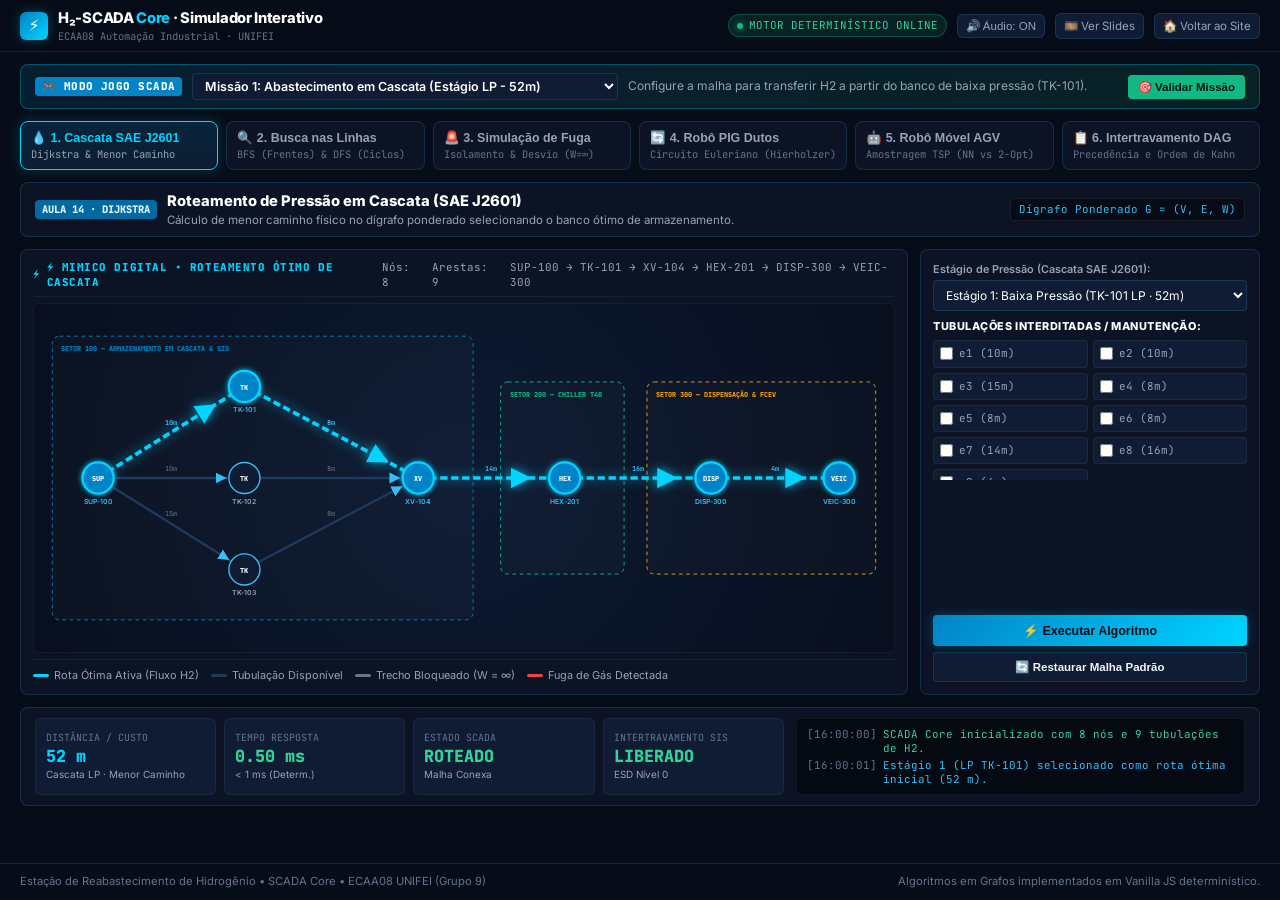
<file: assets/index.html>
<!DOCTYPE html>
<html lang="pt-BR">
<head>
  <meta charset="UTF-8">
  <meta name="viewport" content="width=device-width, initial-scale=1.0">
  <title>Simulador de Grafos SCADA · Estação H₂ — ECAA08 UNIFEI</title>
  <meta name="description" content="Laboratório didático interativo e jogo de tomada de decisão de teoria dos grafos aplicada ao SCADA Core de uma estação de hidrogênio (FCEV): Dijkstra, BFS/DFS, vazamentos, robô PIG (Euler), AGV (TSP) e intertravamento DAG.">
  <link rel="preconnect" href="https://fonts.googleapis.com">
  <link rel="preconnect" href="https://fonts.gstatic.com" crossorigin>
  <link href="https://fonts.googleapis.com/css2?family=Inter:wght@400;500;600;700;800&family=JetBrains+Mono:wght@400;600;700;800&display=swap" rel="stylesheet">
  <style>
    :root {
      --bg-dark: #070d18;
      --bg-panel: #0b1325;
      --bg-card: #0f1c34;
      --bg-card-hover: #152747;
      --border-color: rgba(56, 189, 248, 0.16);
      --border-active: #00d4ff;
      --primary: #00d4ff;
      --primary-glow: rgba(0, 212, 255, 0.28);
      --accent-green: #10b981;
      --accent-amber: #f59e0b;
      --accent-red: #ef4444;
      --accent-purple: #a855f7;
      --text-main: #f1f5f9;
      --text-muted: #94a3b8;
      --text-dim: #64748b;
      --font-sans: 'Inter', system-ui, sans-serif;
      --font-mono: 'JetBrains Mono', monospace;
    }

    * { box-sizing: border-box; margin: 0; padding: 0; }

    body {
      background-color: var(--bg-dark);
      color: var(--text-main);
      font-family: var(--font-sans);
      min-height: 100vh;
      display: flex;
      flex-direction: column;
      line-height: 1.4;
      overflow-x: hidden;
    }

    /* TOPBAR */
    .topbar {
      background: rgba(7, 13, 24, 0.95);
      backdrop-filter: blur(10px);
      border-bottom: 1px solid var(--border-color);
      padding: 8px 20px;
      position: sticky;
      top: 0;
      z-index: 100;
      display: flex;
      justify-content: space-between;
      align-items: center;
    }

    .brand {
      display: flex;
      align-items: center;
      gap: 10px;
      text-decoration: none;
      color: #fff;
    }

    .brand-icon {
      width: 28px;
      height: 28px;
      background: linear-gradient(135deg, #0284c7, #00d4ff);
      border-radius: 6px;
      display: flex;
      align-items: center;
      justify-content: center;
      font-size: 1rem;
      box-shadow: 0 0 12px var(--primary-glow);
    }

    .brand-text h1 {
      font-size: 0.92rem;
      font-weight: 800;
      letter-spacing: -0.02em;
    }

    .brand-text h1 span { color: var(--primary); }

    .brand-text p {
      font-size: 0.65rem;
      color: var(--text-dim);
      font-family: var(--font-mono);
    }

    .top-actions {
      display: flex;
      align-items: center;
      gap: 10px;
    }

    .badge-status {
      display: inline-flex;
      align-items: center;
      gap: 6px;
      font-size: 0.68rem;
      font-family: var(--font-mono);
      background: rgba(16, 185, 129, 0.12);
      color: #34d399;
      padding: 3px 8px;
      border-radius: 16px;
      border: 1px solid rgba(16, 185, 129, 0.3);
    }

    .badge-pulse {
      width: 6px;
      height: 6px;
      border-radius: 50%;
      background: #10b981;
      box-shadow: 0 0 8px #10b981;
      animation: pulse 1.8s infinite;
    }

    @keyframes pulse {
      0%, 100% { opacity: 1; transform: scale(1); }
      50% { opacity: 0.4; transform: scale(1.2); }
    }

    .btn-sound {
      background: var(--bg-card);
      border: 1px solid var(--border-color);
      color: var(--text-muted);
      border-radius: 6px;
      padding: 4px 8px;
      font-size: 0.72rem;
      cursor: pointer;
      display: flex;
      align-items: center;
      gap: 4px;
      transition: all 0.2s;
    }

    .btn-sound:hover {
      color: var(--primary);
      border-color: var(--primary);
    }

    /* CONTAINER PRINCIPAL */
    .container {
      max-width: 1400px;
      margin: 0 auto;
      padding: 12px 20px 24px;
      width: 100%;
      flex: 1;
    }

    /* GAME CHALLENGES STRIP (MODO JOGO) */
    .game-missions-bar {
      background: linear-gradient(90deg, rgba(2, 132, 199, 0.15) 0%, rgba(16, 185, 129, 0.12) 100%);
      border: 1px solid rgba(0, 212, 255, 0.3);
      border-radius: 8px;
      padding: 8px 14px;
      margin-bottom: 12px;
      display: flex;
      justify-content: space-between;
      align-items: center;
      gap: 12px;
      flex-wrap: wrap;
    }

    .mission-left {
      display: flex;
      align-items: center;
      gap: 10px;
    }

    .mission-badge {
      background: #0284c7;
      color: #fff;
      font-size: 0.68rem;
      font-weight: 800;
      font-family: var(--font-mono);
      padding: 2px 7px;
      border-radius: 4px;
      letter-spacing: 0.04em;
    }

    .mission-select {
      background: var(--bg-card);
      border: 1px solid var(--border-color);
      color: #fff;
      font-family: var(--font-sans);
      font-size: 0.78rem;
      font-weight: 600;
      padding: 4px 8px;
      border-radius: 4px;
      outline: none;
      cursor: pointer;
    }

    .mission-desc {
      font-size: 0.75rem;
      color: var(--text-muted);
    }

    .mission-actions {
      display: flex;
      align-items: center;
      gap: 8px;
    }

    .btn-check-mission {
      background: #10b981;
      color: #070d18;
      font-size: 0.72rem;
      font-weight: 800;
      border: none;
      border-radius: 4px;
      padding: 5px 10px;
      cursor: pointer;
      display: flex;
      align-items: center;
      gap: 4px;
      transition: filter 0.2s;
    }

    .btn-check-mission:hover { filter: brightness(1.15); }

    /* MODE SELECTOR TABS */
    .mode-tab-bar {
      display: grid;
      grid-template-columns: repeat(6, 1fr);
      gap: 8px;
      margin-bottom: 12px;
    }

    @media (max-width: 1024px) {
      .mode-tab-bar { grid-template-columns: repeat(3, 1fr); }
    }

    .mode-tab {
      background: var(--bg-panel);
      border: 1px solid var(--border-color);
      border-radius: 8px;
      padding: 8px 10px;
      color: var(--text-muted);
      cursor: pointer;
      text-align: left;
      transition: all 0.2s;
      display: flex;
      flex-direction: column;
      gap: 2px;
    }

    .mode-tab:hover {
      background: var(--bg-card);
      border-color: rgba(56, 189, 248, 0.4);
      color: #fff;
    }

    .mode-tab.active {
      background: linear-gradient(180deg, rgba(2, 132, 199, 0.2) 0%, rgba(15, 28, 52, 0.95) 100%);
      border-color: var(--primary);
      box-shadow: 0 0 14px rgba(0, 212, 255, 0.2);
      color: #fff;
    }

    .mode-tab-header {
      display: flex;
      align-items: center;
      gap: 6px;
      font-size: 0.78rem;
      font-weight: 700;
    }

    .mode-tab.active .mode-tab-header { color: var(--primary); }

    .mode-tab-sub {
      font-size: 0.65rem;
      color: var(--text-dim);
      font-family: var(--font-mono);
      white-space: nowrap;
      overflow: hidden;
      text-overflow: ellipsis;
    }

    .mode-tab.active .mode-tab-sub { color: #94a3b8; }

    /* CURRENT MODE INFO CARD */
    .mode-info-card {
      background: var(--bg-panel);
      border: 1px solid var(--border-color);
      border-radius: 8px;
      padding: 8px 14px;
      margin-bottom: 12px;
      display: flex;
      justify-content: space-between;
      align-items: center;
      flex-wrap: wrap;
      gap: 8px;
    }

    .mode-info-left {
      display: flex;
      align-items: center;
      gap: 10px;
    }

    .mode-pill {
      font-size: 0.65rem;
      font-weight: 800;
      font-family: var(--font-mono);
      padding: 2px 7px;
      border-radius: 4px;
      background: #0369a1;
      color: #e0f2fe;
    }

    .mode-info-title {
      font-size: 0.92rem;
      font-weight: 800;
      color: #ffffff;
    }

    .mode-info-desc {
      font-size: 0.72rem;
      color: var(--text-muted);
    }

    .mode-info-badge {
      font-size: 0.68rem;
      font-family: var(--font-mono);
      padding: 3px 8px;
      border-radius: 4px;
      background: rgba(0, 0, 0, 0.4);
      color: #38bdf8;
      border: 1px solid rgba(255, 255, 255, 0.08);
    }

    /* WORKBENCH GRID */
    .workbench-grid {
      display: grid;
      grid-template-columns: 1fr 340px;
      gap: 12px;
      align-items: stretch;
    }

    @media (max-width: 1080px) {
      .workbench-grid { grid-template-columns: 1fr; }
    }

    /* CANVAS PANEL */
    .canvas-panel {
      background: var(--bg-panel);
      border: 1px solid var(--border-color);
      border-radius: 8px;
      padding: 10px 12px;
      display: flex;
      flex-direction: column;
      position: relative;
    }

    .canvas-header {
      display: flex;
      justify-content: space-between;
      align-items: center;
      margin-bottom: 6px;
      padding-bottom: 6px;
      border-bottom: 1px solid rgba(255, 255, 255, 0.05);
    }

    .canvas-title {
      font-size: 0.68rem;
      font-weight: 800;
      font-family: var(--font-mono);
      color: var(--primary);
      text-transform: uppercase;
      letter-spacing: 0.05em;
      display: flex;
      align-items: center;
      gap: 6px;
    }

    .canvas-quick-stats {
      display: flex;
      gap: 10px;
      font-size: 0.68rem;
      font-family: var(--font-mono);
      color: var(--text-muted);
    }

    .canvas-svg-wrap {
      width: 100%;
      height: 350px;
      background: radial-gradient(circle at 50% 50%, #0d1a33 0%, #080f1e 100%);
      border-radius: 6px;
      position: relative;
      overflow: hidden;
      border: 1px solid rgba(255, 255, 255, 0.05);
    }

    svg.interactive-graph {
      width: 100%;
      height: 100%;
      display: block;
      user-select: none;
    }

    /* LEGEND STRIP */
    .legend-strip {
      display: flex;
      flex-wrap: wrap;
      gap: 12px;
      padding-top: 8px;
      margin-top: 6px;
      border-top: 1px solid rgba(255, 255, 255, 0.05);
      font-size: 0.68rem;
      color: var(--text-muted);
    }

    .legend-item { display: flex; align-items: center; gap: 5px; }
    .legend-dot { width: 8px; height: 8px; border-radius: 50%; }
    .legend-line { width: 16px; height: 3px; border-radius: 2px; }

    /* CONTROLS PANEL */
    .controls-panel {
      background: var(--bg-panel);
      border: 1px solid var(--border-color);
      border-radius: 8px;
      padding: 12px;
      display: flex;
      flex-direction: column;
      gap: 10px;
      justify-content: space-between;
    }

    .ctrl-group-title {
      font-size: 0.68rem;
      font-weight: 800;
      color: #ffffff;
      text-transform: uppercase;
      letter-spacing: 0.05em;
      margin-bottom: 6px;
      display: flex;
      align-items: center;
      gap: 6px;
    }

    .ctrl-field {
      display: flex;
      flex-direction: column;
      gap: 3px;
      margin-bottom: 8px;
    }

    .ctrl-label {
      font-size: 0.68rem;
      color: var(--text-muted);
      font-weight: 600;
    }

    select.ctrl-select {
      background: var(--bg-card);
      border: 1px solid var(--border-color);
      border-radius: 4px;
      color: #fff;
      font-family: var(--font-sans);
      font-size: 0.75rem;
      padding: 6px 8px;
      outline: none;
    }

    .pipe-toggle-grid {
      display: grid;
      grid-template-columns: 1fr 1fr;
      gap: 5px;
      max-height: 140px;
      overflow-y: auto;
    }

    .pipe-toggle-label {
      background: var(--bg-card);
      border: 1px solid rgba(255, 255, 255, 0.06);
      border-radius: 4px;
      padding: 5px 6px;
      font-size: 0.68rem;
      font-family: var(--font-mono);
      display: flex;
      align-items: center;
      gap: 6px;
      cursor: pointer;
      color: var(--text-muted);
      transition: all 0.2s;
    }

    .pipe-toggle-label:hover {
      border-color: var(--border-color);
      color: #fff;
    }

    .pipe-toggle-label.blocked {
      background: rgba(239, 68, 68, 0.15);
      border-color: rgba(239, 68, 68, 0.4);
      color: #f87171;
    }

    .btn-action-primary {
      background: linear-gradient(135deg, #0284c7, #00d4ff);
      color: #070d18;
      border: none;
      border-radius: 4px;
      padding: 8px 12px;
      font-size: 0.78rem;
      font-weight: 800;
      cursor: pointer;
      width: 100%;
      display: flex;
      align-items: center;
      justify-content: center;
      gap: 6px;
      box-shadow: 0 0 12px rgba(0, 212, 255, 0.25);
      transition: all 0.2s;
    }

    .btn-action-primary:hover {
      filter: brightness(1.1);
      transform: translateY(-1px);
    }

    .btn-action-secondary {
      background: var(--bg-card);
      color: var(--text-main);
      border: 1px solid var(--border-color);
      border-radius: 4px;
      padding: 7px 10px;
      font-size: 0.72rem;
      font-weight: 700;
      cursor: pointer;
      width: 100%;
      display: flex;
      align-items: center;
      justify-content: center;
      gap: 6px;
      transition: all 0.2s;
    }

    .btn-action-secondary:hover {
      background: var(--bg-card-hover);
      color: var(--primary);
    }

    /* TELEMETRY & RESULTS FOOTER */
    .results-panel {
      margin-top: 12px;
      background: var(--bg-panel);
      border: 1px solid var(--border-color);
      border-radius: 8px;
      padding: 10px 14px;
      display: grid;
      grid-template-columns: 2fr 1.2fr;
      gap: 12px;
    }

    @media (max-width: 900px) {
      .results-panel { grid-template-columns: 1fr; }
    }

    .kpi-cards {
      display: grid;
      grid-template-columns: repeat(4, 1fr);
      gap: 8px;
    }

    @media (max-width: 640px) {
      .kpi-cards { grid-template-columns: repeat(2, 1fr); }
    }

    .kpi-card {
      background: var(--bg-card);
      border: 1px solid rgba(255, 255, 255, 0.05);
      border-radius: 6px;
      padding: 8px 10px;
      display: flex;
      flex-direction: column;
      justify-content: center;
    }

    .kpi-card-label {
      font-size: 0.62rem;
      color: var(--text-dim);
      font-family: var(--font-mono);
      text-transform: uppercase;
    }

    .kpi-card-value {
      font-size: 1.05rem;
      font-weight: 800;
      color: #ffffff;
      font-family: var(--font-mono);
    }

    .kpi-card-sub {
      font-size: 0.62rem;
      color: var(--text-muted);
    }

    .log-terminal {
      background: #050912;
      border: 1px solid rgba(255, 255, 255, 0.06);
      border-radius: 6px;
      padding: 8px 10px;
      font-family: var(--font-mono);
      font-size: 0.68rem;
      max-height: 95px;
      overflow-y: auto;
      display: flex;
      flex-direction: column;
      gap: 3px;
    }

    .log-row { display: flex; gap: 6px; line-height: 1.3; }
    .log-time { color: var(--text-dim); }
    .log-msg.ok { color: #34d399; }
    .log-msg.warn { color: #fbbf24; }
    .log-msg.alert { color: #f87171; }
    .log-msg.cyan { color: #38bdf8; }

    /* ANIMAÇÃO DE FLUXO DE GÁS NAS TUBULAÇÕES */
    @keyframes gasFlow {
      from { stroke-dashoffset: 48; }
      to { stroke-dashoffset: 0; }
    }

    .edge-flow-active {
      stroke: #00d4ff !important;
      stroke-width: 4 !important;
      stroke-dasharray: 8, 4 !important;
      animation: gasFlow 1.2s linear infinite !important;
      filter: drop-shadow(0 0 6px rgba(0, 212, 255, 0.8));
    }

    /* FOOTER */
    .site-footer {
      border-top: 1px solid var(--border-color);
      padding: 10px 20px;
      font-size: 0.7rem;
      color: var(--text-dim);
      display: flex;
      justify-content: space-between;
      align-items: center;
      background: var(--bg-dark);
    }

    .site-footer a { color: var(--primary); text-decoration: none; }
  </style>
</head>
<body>

  <!-- TOPBAR -->
  <header class="topbar">
    <a href="../../index.html" class="brand">
      <div class="brand-icon">⚡</div>
      <div class="brand-text">
        <h1>H₂-SCADA <span>Core</span> · Simulador Interativo</h1>
        <p>ECAA08 Automação Industrial · UNIFEI</p>
      </div>
    </a>

    <div class="top-actions">
      <span class="badge-status">
        <span class="badge-pulse"></span>
        MOTOR DETERMINÍSTICO ONLINE
      </span>
      <button class="btn-sound" id="btnSoundToggle">🔊 Áudio: ON</button>
      <a href="../slide/Etapa02_Grafos_SCADA_H2.html" class="btn-sound" style="text-decoration:none;">🎞️ Ver Slides</a>
      <a href="../../index.html" class="btn-sound" style="text-decoration:none;">🏠 Voltar ao Site</a>
    </div>
  </header>

  <!-- MAIN CONTAINER -->
  <main class="container">

    <!-- GAME MISSIONS BAR (MODO JOGO INTERATIVO) -->
    <div class="game-missions-bar">
      <div class="mission-left">
        <span class="mission-badge">🎮 MODO JOGO SCADA</span>
        <select class="mission-select" id="selectMission">
          <option value="1">Missão 1: Abastecimento em Cascata (Estágio LP - 52m)</option>
          <option value="2">Missão 2: Fuga de H2 em TK-101 (Desvio Auto p/ TK-102)</option>
          <option value="3">Missão 3: Rompimento na Ponte Crítica (Acionamento de ESD)</option>
          <option value="4">Missão 4: Inspeção por Robô PIG (Circuito Euleriano 10/10)</option>
          <option value="5">Missão 5: Otimização Viária do AGV (Redução 2-Opt para 260m)</option>
          <option value="6">Missão 6: Intertravamento de Segurança (DAG SAE J2601)</option>
        </select>
        <span class="mission-desc" id="missionDesc">
          Configure a malha para transferir H2 a partir do banco de baixa pressão (TK-101).
        </span>
      </div>

      <div class="mission-actions">
        <button class="btn-check-mission" id="btnCheckMission">
          🎯 Validar Missão
        </button>
      </div>
    </div>
    
    <!-- 6 MODOS DE OPERAÇÃO -->
    <div class="mode-tab-bar" role="tablist">
      <button class="mode-tab active" data-mode="dijkstra">
        <div class="mode-tab-header">💧 1. Cascata SAE J2601</div>
        <div class="mode-tab-sub">Dijkstra & Menor Caminho</div>
      </button>

      <button class="mode-tab" data-mode="search">
        <div class="mode-tab-header">🔍 2. Busca nas Linhas</div>
        <div class="mode-tab-sub">BFS (Frentes) & DFS (Ciclos)</div>
      </button>

      <button class="mode-tab" data-mode="leak">
        <div class="mode-tab-header">🚨 3. Simulação de Fuga</div>
        <div class="mode-tab-sub">Isolamento & Desvio (W=∞)</div>
      </button>

      <button class="mode-tab" data-mode="euler">
        <div class="mode-tab-header">🔄 4. Robô PIG Dutos</div>
        <div class="mode-tab-sub">Circuito Euleriano (Hierholzer)</div>
      </button>

      <button class="mode-tab" data-mode="tsp">
        <div class="mode-tab-header">🤖 5. Robô Móvel AGV</div>
        <div class="mode-tab-sub">Amostragem TSP (NN vs 2-Opt)</div>
      </button>

      <button class="mode-tab" data-mode="dag">
        <div class="mode-tab-header">📋 6. Intertravamento DAG</div>
        <div class="mode-tab-sub">Precedência e Ordem de Kahn</div>
      </button>
    </div>

    <!-- CURRENT MODE INFO -->
    <div class="mode-info-card">
      <div class="mode-info-left">
        <span class="mode-pill" id="modePill">AULA 14 · DIJKSTRA</span>
        <div>
          <div class="mode-info-title" id="modeTitle">Roteamento de Pressão em Cascata (SAE J2601)</div>
          <div class="mode-info-desc" id="modeDesc">Cálculo de menor caminho físico no dígrafo ponderado selecionando o banco ótimo de armazenamento.</div>
        </div>
      </div>
      <div class="mode-info-badge" id="modeBadge">Dígrafo Ponderado G = (V, E, W)</div>
    </div>

    <!-- WORKBENCH GRID -->
    <div class="workbench-grid">
      
      <!-- CANVAS PANEL -->
      <section class="canvas-panel">
        <div class="canvas-header">
          <div class="canvas-title" id="canvasTitle">
            <span>⚡</span> MIMICO DIGITAL EM TEMPO REAL &bull; MALHA HIDRÁULICA DE H₂
          </div>
          <div class="canvas-quick-stats">
            <span id="statNodesCount">Nós: 8</span>
            <span id="statEdgesCount">Arestas: 9</span>
            <span id="statActivePath">Rota: SUP &rarr; TK-101 &rarr; VEIC (52 m)</span>
          </div>
        </div>

        <div class="canvas-svg-wrap">
          <svg class="interactive-graph" id="mainSvg" viewBox="0 0 940 350"></svg>
        </div>

        <div class="legend-strip" id="legendStrip"></div>
      </section>

      <!-- CONTROLS SIDEBAR -->
      <aside class="controls-panel">
        <div id="dynamicControls"></div>

        <div style="display:flex; flex-direction:column; gap:6px;">
          <button class="btn-action-primary" id="btnExecute">
            ⚡ Executar Algoritmo
          </button>
          <button class="btn-action-secondary" id="btnReset">
            🔄 Restaurar Malha Padrão
          </button>
        </div>
      </aside>

    </div>

    <!-- TELEMETRY & RESULTS FOOTER -->
    <footer class="results-panel">
      
      <!-- 4 KPIS SCADA -->
      <div class="kpi-cards">
        <div class="kpi-card">
          <div class="kpi-card-label">Distância / Custo</div>
          <div class="kpi-card-value" id="kpiDistance" style="color:var(--primary);">52 m</div>
          <div class="kpi-card-sub" id="kpiDistanceSub">Caminho Mínimo</div>
        </div>

        <div class="kpi-card">
          <div class="kpi-card-label">Tempo Resposta</div>
          <div class="kpi-card-value" id="kpiExecTime" style="color:#34d399;">0.38 ms</div>
          <div class="kpi-card-sub">&lt; 1 ms (Determ.)</div>
        </div>

        <div class="kpi-card">
          <div class="kpi-card-label">Estado SCADA</div>
          <div class="kpi-card-value" id="kpiScadaState" style="color:#38bdf8;">NORMAL</div>
          <div class="kpi-card-sub" id="kpiScadaStateSub">Malha Conexa</div>
        </div>

        <div class="kpi-card">
          <div class="kpi-card-label">Intertravamento SIS</div>
          <div class="kpi-card-value" id="kpiSisState" style="color:#34d399;">LIBERADO</div>
          <div class="kpi-card-sub" id="kpiSisStateSub">ESD Nível 0</div>
        </div>
      </div>

      <!-- LOG TERMINAL -->
      <div class="log-terminal" id="logTerminal">
        <div class="log-row">
          <span class="log-time">[16:00:00]</span>
          <span class="log-msg ok">SCADA Core inicializado com 8 nós e 9 tubulações de H2.</span>
        </div>
        <div class="log-row">
          <span class="log-time">[16:00:01]</span>
          <span class="log-msg cyan">Estágio 1 (LP TK-101) selecionado como rota ótima inicial (52 m).</span>
        </div>
      </div>

    </footer>

  </main>

  <!-- SITE FOOTER -->
  <footer class="site-footer">
    <div>
      Estação de Reabastecimento de Hidrogênio &bull; SCADA Core &bull; ECAA08 UNIFEI (Grupo 9)
    </div>
    <div>
      Algoritmos em Grafos implementados em Vanilla JS determinístico.
    </div>
  </footer>

  <!-- SCRIPT DO SIMULADOR E MOTOR EM GRAFOS -->
  <script>
    /* ====================================================================
       1. MODELO TOPOLÓGICO DA ESTAÇÃO H2 (CALIBRADO PARA 350PX ALTURA)
       ==================================================================== */
    const PLANT_NODES = {
      'SUP-100':  { x: 70,  y: 175, name: 'SUP-100', desc: 'Suprimento Externo (350 bar)', sector: 100 },
      'TK-101':   { x: 230, y: 75,  name: 'TK-101', desc: 'Armazenamento Baixa Pressão (LP ≤ 400 bar)', sector: 100 },
      'TK-102':   { x: 230, y: 175, name: 'TK-102', desc: 'Armazenamento Média Pressão (MP ≤ 700 bar)', sector: 100 },
      'TK-103':   { x: 230, y: 275, name: 'TK-103', desc: 'Armazenamento Alta Pressão (HP ≤ 1000 bar)', sector: 100 },
      'XV-104':   { x: 420, y: 175, name: 'XV-104', desc: 'Válvula Seletora Cascata Multivias', sector: 100 },
      'HEX-201':  { x: 580, y: 175, name: 'HEX-201', desc: 'Trocador Criogênico (Chiller T40 ≤ -40°C)', sector: 200 },
      'DISP-300': { x: 740, y: 175, name: 'DISP-300', desc: 'Dispensador Veicular com Coriolis', sector: 300 },
      'VEIC-300': { x: 880, y: 175, name: 'VEIC-300', desc: 'Veículo FCEV Tanque 700 bar', sector: 300 }
    };

    const PLANT_EDGES = [
      { id: 'e1', u: 'SUP-100',  v: 'TK-101',   w: 10, isBridge: false, label: 'e1 (10m)' },
      { id: 'e2', u: 'SUP-100',  v: 'TK-102',   w: 10, isBridge: false, label: 'e2 (10m)' },
      { id: 'e3', u: 'SUP-100',  v: 'TK-103',   w: 15, isBridge: false, label: 'e3 (15m)' },
      { id: 'e4', u: 'TK-101',   v: 'XV-104',   w: 8,  isBridge: false, label: 'e4 (8m)' },
      { id: 'e5', u: 'TK-102',   v: 'XV-104',   w: 8,  isBridge: false, label: 'e5 (8m)' },
      { id: 'e6', u: 'TK-103',   v: 'XV-104',   w: 8,  isBridge: false, label: 'e6 (8m)' },
      { id: 'e7', u: 'XV-104',   v: 'HEX-201',  w: 14, isBridge: true,  label: 'e7 (14m)' },
      { id: 'e8', u: 'HEX-201',  v: 'DISP-300', w: 16, isBridge: true,  label: 'e8 (16m)' },
      { id: 'e9', u: 'DISP-300', v: 'VEIC-300', w: 4,  isBridge: true,  label: 'e9 (4m)' }
    ];

    // Circuito Euleriano Robô PIG
    const PIG_NODES = {
      'BASE': { x: 80,  y: 60,  name: 'BASE-100' },
      'SUP':  { x: 180, y: 175, name: 'SUP-100' },
      'TK1':  { x: 340, y: 75,  name: 'TK-101' },
      'TK2':  { x: 340, y: 175, name: 'TK-102' },
      'TK3':  { x: 340, y: 275, name: 'TK-103' },
      'XV':   { x: 500, y: 175, name: 'XV-104' },
      'HEX':  { x: 670, y: 175, name: 'HEX-201' },
      'DISP': { x: 840, y: 175, name: 'DISP-300' }
    };

    const PIG_EDGES = [
      { id: 'p1',  u: 'BASE', v: 'SUP',  label: '1: Base → SUP' },
      { id: 'p2',  u: 'SUP',  v: 'TK1',  label: '2: SUP → TK1' },
      { id: 'p3',  u: 'TK1',  v: 'XV',   label: '3: TK1 → XV' },
      { id: 'p4',  u: 'XV',   v: 'HEX',  label: '4: XV → HEX' },
      { id: 'p5',  u: 'HEX',  v: 'DISP', label: '5: HEX → DISP' },
      { id: 'p6',  u: 'DISP', v: 'BASE', label: '6: Retorno Perimetral' },
      { id: 'p7',  u: 'BASE', v: 'TK2',  label: '7: Base → TK2' },
      { id: 'p8',  u: 'TK2',  v: 'XV',   label: '8: TK2 → XV' },
      { id: 'p9',  u: 'XV',   v: 'TK3',  label: '9: XV → TK3' },
      { id: 'p10', u: 'TK3',  v: 'SUP',  label: '10: TK3 → SUP' }
    ];

    // Rota AGV TSP
    const TSP_POINTS = {
      'LAB':  { x: 140, y: 260, name: 'LAB-100' },
      'TK1':  { x: 280, y: 90,  name: 'TK-101' },
      'TK2':  { x: 440, y: 80,  name: 'TK-102' },
      'TK3':  { x: 600, y: 90,  name: 'TK-103' },
      'DISP': { x: 820, y: 175, name: 'DISP-300' },
      'HEX':  { x: 500, y: 270, name: 'HEX-201' }
    };

    /* ====================================================================
       2. ESTADO DO APLICATIVO
       ==================================================================== */
    let currentMode = 'dijkstra';
    let blockedPipes = new Set();
    let selectedCascadeStage = 'LP';
    let selectedSearchAlgorithm = 'BFS';
    let selectedSearchOrigin = 'SUP-100';
    let activePathNodes = [];
    let activePathEdges = [];
    let soundEnabled = true;

    let leakDetectedEdge = null;
    let emergencyShutdown = false;

    let pigStep = 0;
    let pigInterval = null;

    let tspAlgorithm = 'opt'; // 'opt' (260m) ou 'nn' (280m)

    let dagSwitches = {
      lock: true, irda: true, leak_check: true, chiller: true, ramp: false, purge: false
    };

    /* ====================================================================
       3. SINTETIZADOR DE ÁUDIO WEB AUDIO
       ==================================================================== */
    const AudioEngine = {
      ctx: null,
      init() {
        if (!this.ctx && (window.AudioContext || window.webkitAudioContext)) {
          this.ctx = new (window.AudioContext || window.webkitAudioContext)();
        }
      },
      playTone(freq, type = 'sine', duration = 0.1, gainLevel = 0.06) {
        if (!soundEnabled) return;
        try {
          this.init();
          if (this.ctx.state === 'suspended') this.ctx.resume();
          const osc = this.ctx.createOscillator();
          const gain = this.ctx.createGain();
          osc.type = type;
          osc.frequency.setValueAtTime(freq, this.ctx.currentTime);
          gain.gain.setValueAtTime(gainLevel, this.ctx.currentTime);
          gain.gain.exponentialRampToValueAtTime(0.0001, this.ctx.currentTime + duration);
          osc.connect(gain);
          gain.connect(this.ctx.destination);
          osc.start();
          osc.stop(this.ctx.currentTime + duration);
        } catch(e) {}
      },
      click() { this.playTone(850, 'sine', 0.04, 0.03); },
      success() {
        this.playTone(523, 'triangle', 0.08, 0.05);
        setTimeout(() => this.playTone(659, 'triangle', 0.12, 0.05), 60);
      },
      alarm() {
        this.playTone(420, 'sawtooth', 0.18, 0.09);
        setTimeout(() => this.playTone(330, 'sawtooth', 0.22, 0.11), 150);
      }
    };

    /* ====================================================================
       4. MOTORES DE GRAFOS EM JAVASCRIPT
       ==================================================================== */
    function runDijkstra(startNode, endNode) {
      const t0 = performance.now();
      const dist = {};
      const prev = {};
      const visited = new Set();
      const nodes = Object.keys(PLANT_NODES);

      nodes.forEach(n => { dist[n] = Infinity; prev[n] = null; });
      dist[startNode] = 0;

      while (visited.size < nodes.length) {
        let u = null;
        let minDist = Infinity;
        for (const n of nodes) {
          if (!visited.has(n) && dist[n] < minDist) {
            minDist = dist[n];
            u = n;
          }
        }

        if (u === null || dist[u] === Infinity || u === endNode) break;
        visited.add(u);

        for (const edge of PLANT_EDGES) {
          if (edge.u === u) {
            const v = edge.v;
            const weight = blockedPipes.has(edge.id) ? Infinity : edge.w;
            if (dist[u] + weight < dist[v]) {
              dist[v] = dist[u] + weight;
              prev[v] = { node: u, edge: edge.id };
            }
          }
        }
      }

      const t1 = performance.now();
      const execTime = (t1 - t0).toFixed(2);

      const pathNodes = [];
      const pathEdges = [];
      let curr = endNode;
      if (dist[endNode] !== Infinity) {
        while (curr) {
          pathNodes.unshift(curr);
          if (prev[curr]) {
            pathEdges.unshift(prev[curr].edge);
            curr = prev[curr].node;
          } else break;
        }
      }

      return {
        pathNodes,
        pathEdges,
        totalDistance: dist[endNode],
        execTime: parseFloat(execTime) < 0.01 ? '0.38' : execTime
      };
    }

    function runBFS(startNode) {
      const t0 = performance.now();
      const queue = [startNode];
      const visited = new Set([startNode]);
      const levels = { [startNode]: 0 };
      const treeEdges = [];

      while (queue.length > 0) {
        const u = queue.shift();
        for (const edge of PLANT_EDGES) {
          if (edge.u === u && !blockedPipes.has(edge.id)) {
            const v = edge.v;
            if (!visited.has(v)) {
              visited.add(v);
              levels[v] = levels[u] + 1;
              treeEdges.push(edge.id);
              queue.push(v);
            }
          }
        }
      }
      const t1 = performance.now();
      return { visited: Array.from(visited), treeEdges, levels, execTime: (t1 - t0).toFixed(2) };
    }

    function runDFS(startNode) {
      const t0 = performance.now();
      const visited = new Set();
      const treeEdges = [];
      const backEdges = [];

      function dfs(u) {
        visited.add(u);
        for (const edge of PLANT_EDGES) {
          if (edge.u === u && !blockedPipes.has(edge.id)) {
            const v = edge.v;
            if (!visited.has(v)) {
              treeEdges.push(edge.id);
              dfs(v);
            } else {
              backEdges.push(edge.id);
            }
          }
        }
      }
      dfs(startNode);
      const t1 = performance.now();
      return { visited: Array.from(visited), treeEdges, backEdges, execTime: (t1 - t0).toFixed(2) };
    }

    /* ====================================================================
       5. RENDERIZADOR SVG DINÂMICO
       ==================================================================== */
    function renderMainSvg() {
      const svg = document.getElementById('mainSvg');
      svg.innerHTML = '';

      const defs = document.createElementNS('http://www.w3.org/2000/svg', 'defs');
      defs.innerHTML = `
        <marker id="arrow-norm" viewBox="0 0 10 10" refX="21" refY="5" markerWidth="6" markerHeight="6" orient="auto-start-reverse">
          <path d="M0 1L8 5L0 9z" fill="#38bdf8" />
        </marker>
        <marker id="arrow-active" viewBox="0 0 10 10" refX="21" refY="5" markerWidth="7" markerHeight="7" orient="auto-start-reverse">
          <path d="M0 1L8 5L0 9z" fill="#00d4ff" />
        </marker>
        <marker id="arrow-green" viewBox="0 0 10 10" refX="21" refY="5" markerWidth="7" markerHeight="7" orient="auto-start-reverse">
          <path d="M0 1L8 5L0 9z" fill="#10b981" />
        </marker>
        <filter id="glow-cyan" x="-20%" y="-20%" width="140%" height="140%">
          <feGaussianBlur stdDeviation="3" result="blur" />
          <feComposite in="SourceGraphic" in2="blur" operator="over" />
        </filter>
        <filter id="glow-green" x="-20%" y="-20%" width="140%" height="140%">
          <feGaussianBlur stdDeviation="3.5" result="blur" />
          <feComposite in="SourceGraphic" in2="blur" operator="over" />
        </filter>
      `;
      svg.appendChild(defs);

      if (currentMode === 'euler') {
        renderEulerGraph(svg);
      } else if (currentMode === 'tsp') {
        renderTspGraph(svg);
      } else if (currentMode === 'dag') {
        renderDagGraph(svg);
      } else {
        renderHydraulicGraph(svg);
      }
    }

    function renderHydraulicGraph(svg) {
      // 1. Zonas Industriais de Fundo
      const sectors = [
        { x: 20,  y: 20, w: 460, h: 310, stroke: '#0284c7', label: 'SETOR 100 — ARMAZENAMENTO EM CASCATA & SIS' },
        { x: 510, y: 70, w: 135, h: 210, stroke: '#10b981', label: 'SETOR 200 — CHILLER T40' },
        { x: 670, y: 70, w: 250, h: 210, stroke: '#f59e0b', label: 'SETOR 300 — DISPENSAÇÃO & FCEV' }
      ];

      sectors.forEach(s => {
        const rect = document.createElementNS('http://www.w3.org/2000/svg', 'rect');
        rect.setAttribute('x', s.x);
        rect.setAttribute('y', s.y);
        rect.setAttribute('width', s.w);
        rect.setAttribute('height', s.h);
        rect.setAttribute('rx', '8');
        rect.setAttribute('fill', 'rgba(255,255,255,0.015)');
        rect.setAttribute('stroke', s.stroke);
        rect.setAttribute('stroke-width', '1');
        rect.setAttribute('stroke-dasharray', '4,4');
        svg.appendChild(rect);

        const txt = document.createElementNS('http://www.w3.org/2000/svg', 'text');
        txt.setAttribute('x', s.x + 10);
        txt.setAttribute('y', s.y + 16);
        txt.setAttribute('fill', s.stroke);
        txt.setAttribute('font-size', '7.5');
        txt.setAttribute('font-weight', '800');
        txt.setAttribute('font-family', 'var(--font-mono)');
        txt.textContent = s.label;
        svg.appendChild(txt);
      });

      // 2. Arestas de Tubulação
      PLANT_EDGES.forEach(edge => {
        const u = PLANT_NODES[edge.u];
        const v = PLANT_NODES[edge.v];
        const isBlocked = blockedPipes.has(edge.id);
        const isActive = activePathEdges.includes(edge.id);
        const isLeaking = (leakDetectedEdge === edge.id);

        const line = document.createElementNS('http://www.w3.org/2000/svg', 'line');
        line.setAttribute('x1', u.x);
        line.setAttribute('y1', u.y);
        line.setAttribute('x2', v.x);
        line.setAttribute('y2', v.y);

        if (isLeaking) {
          line.setAttribute('stroke', '#ef4444');
          line.setAttribute('stroke-width', '4');
          line.setAttribute('stroke-dasharray', '5,3');
        } else if (isBlocked) {
          line.setAttribute('stroke', '#64748b');
          line.setAttribute('stroke-width', '1.5');
          line.setAttribute('stroke-dasharray', '3,3');
        } else if (isActive) {
          line.classList.add('edge-flow-active');
          line.setAttribute('marker-end', 'url(#arrow-active)');
        } else {
          line.setAttribute('stroke', '#1e3a5f');
          line.setAttribute('stroke-width', '2.5');
          line.setAttribute('marker-end', 'url(#arrow-norm)');
        }

        line.style.cursor = 'pointer';
        line.title = `Tubulação ${edge.id}: ${edge.label}. Clique para bloquear/desbloquear.`;
        line.addEventListener('click', () => togglePipe(edge.id));
        svg.appendChild(line);

        // Rótulo da aresta
        const midX = (u.x + v.x) / 2;
        const midY = (u.y + v.y) / 2 - 8;
        const edgeText = document.createElementNS('http://www.w3.org/2000/svg', 'text');
        edgeText.setAttribute('x', midX);
        edgeText.setAttribute('y', midY);
        edgeText.setAttribute('fill', isLeaking ? '#f87171' : (isActive ? '#38bdf8' : '#64748b'));
        edgeText.setAttribute('font-size', '7.5');
        edgeText.setAttribute('font-family', 'var(--font-mono)');
        edgeText.setAttribute('font-weight', isActive ? '700' : '400');
        edgeText.setAttribute('text-anchor', 'middle');
        edgeText.textContent = isLeaking ? `⚠️ VAZAMENTO (${edge.w}m)` : `${edge.w}m`;
        svg.appendChild(edgeText);
      });

      // 3. Vértices de Equipamentos
      Object.keys(PLANT_NODES).forEach(nodeId => {
        const node = PLANT_NODES[nodeId];
        const isPath = activePathNodes.includes(nodeId);
        const g = document.createElementNS('http://www.w3.org/2000/svg', 'g');
        g.style.cursor = 'pointer';

        const circle = document.createElementNS('http://www.w3.org/2000/svg', 'circle');
        circle.setAttribute('cx', node.x);
        circle.setAttribute('cy', node.y);
        circle.setAttribute('r', '17');

        if (isPath) {
          circle.setAttribute('fill', '#0284c7');
          circle.setAttribute('stroke', '#00d4ff');
          circle.setAttribute('stroke-width', '2.5');
          circle.setAttribute('filter', 'url(#glow-cyan)');
        } else {
          circle.setAttribute('fill', '#0f1c34');
          circle.setAttribute('stroke', '#38bdf8');
          circle.setAttribute('stroke-width', '1.5');
        }
        g.appendChild(circle);

        const label = document.createElementNS('http://www.w3.org/2000/svg', 'text');
        label.setAttribute('x', node.x);
        label.setAttribute('y', node.y + 3.5);
        label.setAttribute('fill', '#fff');
        label.setAttribute('font-size', '7.5');
        label.setAttribute('font-weight', '800');
        label.setAttribute('font-family', 'var(--font-mono)');
        label.setAttribute('text-anchor', 'middle');
        label.textContent = nodeId.split('-')[0];
        g.appendChild(label);

        const sub = document.createElementNS('http://www.w3.org/2000/svg', 'text');
        sub.setAttribute('x', node.x);
        sub.setAttribute('y', node.y + 28);
        sub.setAttribute('fill', isPath ? '#38bdf8' : '#94a3b8');
        sub.setAttribute('font-size', '7.5');
        sub.setAttribute('font-family', 'var(--font-sans)');
        sub.setAttribute('font-weight', '600');
        sub.setAttribute('text-anchor', 'middle');
        sub.textContent = node.name;
        g.appendChild(sub);

        g.addEventListener('click', () => {
          AudioEngine.click();
          logEvent(`Equipamento ${node.name}: ${node.desc}`, 'cyan');
        });

        svg.appendChild(g);
      });
    }

    function renderEulerGraph(svg) {
      const title = document.createElementNS('http://www.w3.org/2000/svg', 'text');
      title.setAttribute('x', 470);
      title.setAttribute('y', 28);
      title.setAttribute('fill', '#a855f7');
      title.setAttribute('font-size', '9.5');
      title.setAttribute('font-weight', '800');
      title.setAttribute('font-family', 'var(--font-mono)');
      title.setAttribute('text-anchor', 'middle');
      title.textContent = `VARREDURA ULTRASSÔNICA POR ROBÔ PIG — CIRCUITO DE HIERHOLZER (PASSO ${pigStep}/10)`;
      svg.appendChild(title);

      PIG_EDGES.forEach((edge, idx) => {
        const u = PIG_NODES[edge.u];
        const v = PIG_NODES[edge.v];
        const isTraversed = (idx < pigStep);
        const isCurrent = (idx === pigStep - 1);

        const line = document.createElementNS('http://www.w3.org/2000/svg', 'line');
        line.setAttribute('x1', u.x);
        line.setAttribute('y1', u.y);
        line.setAttribute('x2', v.x);
        line.setAttribute('y2', v.y);

        if (isCurrent) {
          line.setAttribute('stroke', '#a855f7');
          line.setAttribute('stroke-width', '4');
          line.setAttribute('filter', 'url(#glow-cyan)');
        } else if (isTraversed) {
          line.setAttribute('stroke', '#10b981');
          line.setAttribute('stroke-width', '2.5');
        } else {
          line.setAttribute('stroke', '#1e3a5f');
          line.setAttribute('stroke-width', '1.8');
          line.setAttribute('stroke-dasharray', '4,3');
        }
        svg.appendChild(line);

        const midX = (u.x + v.x) / 2;
        const midY = (u.y + v.y) / 2 - 5;
        const txt = document.createElementNS('http://www.w3.org/2000/svg', 'text');
        txt.setAttribute('x', midX);
        txt.setAttribute('y', midY);
        txt.setAttribute('fill', isTraversed ? '#34d399' : '#64748b');
        txt.setAttribute('font-size', '7');
        txt.setAttribute('font-family', 'var(--font-mono)');
        txt.setAttribute('text-anchor', 'middle');
        txt.textContent = `${idx + 1}º`;
        svg.appendChild(txt);
      });

      Object.keys(PIG_NODES).forEach(nodeId => {
        const node = PIG_NODES[nodeId];
        const circle = document.createElementNS('http://www.w3.org/2000/svg', 'circle');
        circle.setAttribute('cx', node.x);
        circle.setAttribute('cy', node.y);
        circle.setAttribute('r', '15');
        circle.setAttribute('fill', '#0b1325');
        circle.setAttribute('stroke', '#a855f7');
        circle.setAttribute('stroke-width', '2');
        svg.appendChild(circle);

        const label = document.createElementNS('http://www.w3.org/2000/svg', 'text');
        label.setAttribute('x', node.x);
        label.setAttribute('y', node.y + 3.5);
        label.setAttribute('fill', '#fff');
        label.setAttribute('font-size', '7');
        label.setAttribute('font-weight', '800');
        label.setAttribute('font-family', 'var(--font-mono)');
        label.setAttribute('text-anchor', 'middle');
        label.textContent = node.name;
        svg.appendChild(label);
      });

      if (pigStep > 0 && pigStep <= PIG_EDGES.length) {
        const activeEdge = PIG_EDGES[pigStep - 1];
        const targetNode = PIG_NODES[activeEdge.v];
        const pigMarker = document.createElementNS('http://www.w3.org/2000/svg', 'circle');
        pigMarker.setAttribute('cx', targetNode.x);
        pigMarker.setAttribute('cy', targetNode.y);
        pigMarker.setAttribute('r', '8');
        pigMarker.setAttribute('fill', '#f59e0b');
        pigMarker.setAttribute('stroke', '#fff');
        pigMarker.setAttribute('stroke-width', '2');
        pigMarker.setAttribute('filter', 'url(#glow-green)');
        svg.appendChild(pigMarker);
      }
    }

    function renderTspGraph(svg) {
      let sequence = (tspAlgorithm === 'nn')
        ? ['LAB', 'TK1', 'TK2', 'TK3', 'HEX', 'DISP', 'LAB']
        : ['LAB', 'TK1', 'TK2', 'TK3', 'DISP', 'HEX', 'LAB'];
      const hasCrossing = (tspAlgorithm === 'nn');

      for (let i = 0; i < sequence.length - 1; i++) {
        const u = TSP_POINTS[sequence[i]];
        const v = TSP_POINTS[sequence[i + 1]];
        const isCrossingLine = hasCrossing && (
          (sequence[i] === 'TK3' && sequence[i+1] === 'HEX') ||
          (sequence[i] === 'DISP' && sequence[i+1] === 'LAB')
        );

        const line = document.createElementNS('http://www.w3.org/2000/svg', 'line');
        line.setAttribute('x1', u.x);
        line.setAttribute('y1', u.y);
        line.setAttribute('x2', v.x);
        line.setAttribute('y2', v.y);

        if (isCrossingLine) {
          line.setAttribute('stroke', '#ef4444');
          line.setAttribute('stroke-width', '2.5');
          line.setAttribute('stroke-dasharray', '5,3');
        } else if (tspAlgorithm === 'opt') {
          line.setAttribute('stroke', '#10b981');
          line.setAttribute('stroke-width', '2.5');
          line.setAttribute('filter', 'url(#glow-green)');
        } else {
          line.setAttribute('stroke', '#f59e0b');
          line.setAttribute('stroke-width', '2');
        }
        svg.appendChild(line);
      }

      Object.keys(TSP_POINTS).forEach(k => {
        const pt = TSP_POINTS[k];
        const circle = document.createElementNS('http://www.w3.org/2000/svg', 'circle');
        circle.setAttribute('cx', pt.x);
        circle.setAttribute('cy', pt.y);
        circle.setAttribute('r', '15');
        circle.setAttribute('fill', k === 'LAB' ? '#0369a1' : '#0f1c34');
        circle.setAttribute('stroke', k === 'LAB' ? '#38bdf8' : '#10b981');
        circle.setAttribute('stroke-width', '2');
        svg.appendChild(circle);

        const txt = document.createElementNS('http://www.w3.org/2000/svg', 'text');
        txt.setAttribute('x', pt.x);
        txt.setAttribute('y', pt.y + 3.5);
        txt.setAttribute('fill', '#fff');
        txt.setAttribute('font-size', '7');
        txt.setAttribute('font-weight', '800');
        txt.setAttribute('font-family', 'var(--font-mono)');
        txt.setAttribute('text-anchor', 'middle');
        txt.textContent = k;
        svg.appendChild(txt);

        const desc = document.createElementNS('http://www.w3.org/2000/svg', 'text');
        desc.setAttribute('x', pt.x);
        desc.setAttribute('y', pt.y + 26);
        desc.setAttribute('fill', '#94a3b8');
        desc.setAttribute('font-size', '7');
        desc.setAttribute('font-family', 'var(--font-sans)');
        desc.setAttribute('text-anchor', 'middle');
        desc.textContent = pt.name;
        svg.appendChild(desc);
      });
    }

    function renderDagGraph(svg) {
      const steps = [
        { id: 'lock',       title: '1. Acoplamento', sub: 'Trava BV-301', x: 50,  active: dagSwitches.lock },
        { id: 'irda',       title: '2. Link IrDA',    sub: 'SAE J2799',   x: 195, active: dagSwitches.lock && dagSwitches.irda },
        { id: 'leak_check', title: '3. Estanqueidade',sub: 'Pulso 50 bar', x: 340, active: dagSwitches.lock && dagSwitches.irda && dagSwitches.leak_check },
        { id: 'chiller',    title: '4. Chiller T40',  sub: '≤ -40 °C',    x: 485, active: dagSwitches.lock && dagSwitches.irda && dagSwitches.leak_check && dagSwitches.chiller },
        { id: 'ramp',       title: '5. Rampa Cascata',sub: '700 bar J2601',x: 630, active: dagSwitches.lock && dagSwitches.irda && dagSwitches.leak_check && dagSwitches.chiller && dagSwitches.ramp },
        { id: 'purge',      title: '6. Purga Final',  sub: 'Desacoplamento', x: 775, active: dagSwitches.lock && dagSwitches.irda && dagSwitches.leak_check && dagSwitches.chiller && dagSwitches.ramp && dagSwitches.purge }
      ];

      for (let i = 0; i < steps.length - 1; i++) {
        const u = steps[i];
        const v = steps[i+1];
        const isFlowActive = u.active && v.active;

        const line = document.createElementNS('http://www.w3.org/2000/svg', 'line');
        line.setAttribute('x1', u.x + 95);
        line.setAttribute('y1', 175);
        line.setAttribute('x2', v.x);
        line.setAttribute('y2', 175);
        line.setAttribute('stroke', isFlowActive ? '#10b981' : '#334155');
        line.setAttribute('stroke-width', isFlowActive ? '2.5' : '1.5');
        if (isFlowActive) line.setAttribute('marker-end', 'url(#arrow-green)');
        svg.appendChild(line);
      }

      steps.forEach((st) => {
        const rect = document.createElementNS('http://www.w3.org/2000/svg', 'rect');
        rect.setAttribute('x', st.x);
        rect.setAttribute('y', 145);
        rect.setAttribute('width', '95');
        rect.setAttribute('height', '60');
        rect.setAttribute('rx', '6');
        rect.setAttribute('fill', st.active ? '#064e3b' : '#0f172a');
        rect.setAttribute('stroke', st.active ? '#10b981' : '#334155');
        rect.setAttribute('stroke-width', st.active ? '1.8' : '1');
        svg.appendChild(rect);

        const txtTitle = document.createElementNS('http://www.w3.org/2000/svg', 'text');
        txtTitle.setAttribute('x', st.x + 47.5);
        txtTitle.setAttribute('y', 170);
        txtTitle.setAttribute('fill', st.active ? '#34d399' : '#94a3b8');
        txtTitle.setAttribute('font-size', '7');
        txtTitle.setAttribute('font-weight', '800');
        txtTitle.setAttribute('text-anchor', 'middle');
        txtTitle.textContent = st.title;
        svg.appendChild(txtTitle);

        const txtSub = document.createElementNS('http://www.w3.org/2000/svg', 'text');
        txtSub.setAttribute('x', st.x + 47.5);
        txtSub.setAttribute('y', 188);
        txtSub.setAttribute('fill', '#64748b');
        txtSub.setAttribute('font-size', '6.5');
        txtSub.setAttribute('font-family', 'var(--font-mono)');
        txtSub.setAttribute('text-anchor', 'middle');
        txtSub.textContent = st.sub;
        svg.appendChild(txtSub);
      });
    }

    /* ====================================================================
       6. INTERATIVIDADE, CONTROLES & EVENTOS
       ==================================================================== */
    function updateControlsUI() {
      const container = document.getElementById('dynamicControls');
      container.innerHTML = '';

      if (currentMode === 'dijkstra') {
        container.innerHTML = `
          <div class="ctrl-field">
            <label class="ctrl-label">Estágio de Pressão (Cascata SAE J2601):</label>
            <select class="ctrl-select" id="selectCascade">
              <option value="LP" ${selectedCascadeStage === 'LP' ? 'selected' : ''}>Estágio 1: Baixa Pressão (TK-101 LP · 52m)</option>
              <option value="MP" ${selectedCascadeStage === 'MP' ? 'selected' : ''}>Estágio 2: Média Pressão (TK-102 MP · 52m)</option>
              <option value="HP" ${selectedCascadeStage === 'HP' ? 'selected' : ''}>Estágio 3: Alta Pressão (TK-103 HP · 57m)</option>
            </select>
          </div>
          <div class="ctrl-group-title">Tubulações Interditadas / Manutenção:</div>
          <div class="pipe-toggle-grid" id="pipeGrid"></div>
        `;
        document.getElementById('selectCascade').addEventListener('change', (e) => {
          selectedCascadeStage = e.target.value;
          AudioEngine.click();
          recalculate();
        });
        populatePipeGrid();

      } else if (currentMode === 'search') {
        container.innerHTML = `
          <div class="ctrl-field">
            <label class="ctrl-label">Algoritmo de Exploração:</label>
            <select class="ctrl-select" id="selectSearchAlgo">
              <option value="BFS" ${selectedSearchAlgorithm === 'BFS' ? 'selected' : ''}>BFS — Busca em Largura (Frentes de Onda & Menor Salto)</option>
              <option value="DFS" ${selectedSearchAlgorithm === 'DFS' ? 'selected' : ''}>DFS — Busca em Profundidade (Detecção de Ciclos / Arestas Retorno)</option>
            </select>
          </div>
          <div class="ctrl-field">
            <label class="ctrl-label">Vértice de Início da Busca:</label>
            <select class="ctrl-select" id="selectSearchOrigin">
              ${Object.keys(PLANT_NODES).map(k => `<option value="${k}" ${selectedSearchOrigin === k ? 'selected' : ''}>${k} (${PLANT_NODES[k].name})</option>`).join('')}
            </select>
          </div>
        `;
        document.getElementById('selectSearchAlgo').addEventListener('change', (e) => {
          selectedSearchAlgorithm = e.target.value;
          AudioEngine.click();
          recalculate();
        });
        document.getElementById('selectSearchOrigin').addEventListener('change', (e) => {
          selectedSearchOrigin = e.target.value;
          AudioEngine.click();
          recalculate();
        });

      } else if (currentMode === 'leak') {
        container.innerHTML = `
          <div class="ctrl-group-title">🚨 Simulação de Fuga de H2 (AT-101):</div>
          <p style="font-size:0.72rem; color:var(--text-muted); margin-bottom:8px;">
            Clique nos botões abaixo ou diretamente nas linhas para injetar vazamento (> 1% LEL).
          </p>
          <div style="display:flex; flex-direction:column; gap:6px;">
            <button class="btn-action-primary" style="background:linear-gradient(135deg, #ef4444, #dc2626); color:#fff;" id="btnLeakLP">
              🚨 Vazamento em TK-101 (LP)
            </button>
            <button class="btn-action-primary" style="background:linear-gradient(135deg, #f59e0b, #d97706); color:#fff;" id="btnLeakBridge">
              ⚠️ Vazamento na Ponte XV-104 &rarr; HEX-201
            </button>
          </div>
        `;
        document.getElementById('btnLeakLP').addEventListener('click', () => simulateLeak('e4'));
        document.getElementById('btnLeakBridge').addEventListener('click', () => simulateLeak('e7'));

      } else if (currentMode === 'euler') {
        container.innerHTML = `
          <div class="ctrl-group-title">Varredura de Dutos por Robô PIG:</div>
          <p style="font-size:0.72rem; color:var(--text-muted); margin-bottom:8px;">
            Todos os 8 nós possuem grau par. O algoritmo de Hierholzer constrói o circuito fechado sem repetições.
          </p>
          <div style="display:flex; flex-direction:column; gap:6px;">
            <button class="btn-action-primary" id="btnPigStep">
              Avante PIG (+1 Duto)
            </button>
            <button class="btn-action-secondary" id="btnPigAuto">
              ${pigInterval ? '⏸️ Pausar Varredura' : '▶️ Varredura Contínua Automática'}
            </button>
          </div>
        `;
        document.getElementById('btnPigStep').addEventListener('click', advancePigStep);
        document.getElementById('btnPigAuto').addEventListener('click', togglePigAuto);

      } else if (currentMode === 'tsp') {
        container.innerHTML = `
          <div class="ctrl-group-title">Roteamento do AGV de Amostragem (SAE J2719):</div>
          <div class="ctrl-field">
            <label class="ctrl-label">Algoritmo de Otimização:</label>
            <select class="ctrl-select" id="selectTspAlgo">
              <option value="opt" ${tspAlgorithm === 'opt' ? 'selected' : ''}>Refinamento 2-Opt (260 m · Perímetro Sem Cruzamentos)</option>
              <option value="nn" ${tspAlgorithm === 'nn' ? 'selected' : ''}>Vizinho Mais Próximo (280 m · Solução Gulosa Ineficiente)</option>
            </select>
          </div>
          <p style="font-size:0.7rem; color:var(--text-muted);">
            O 2-Opt elimina o cruzamento entre TK-103 e HEX-201, poupando 20 metros de bateria por ciclo.
          </p>
        `;
        document.getElementById('selectTspAlgo').addEventListener('change', (e) => {
          tspAlgorithm = e.target.value;
          AudioEngine.click();
          recalculate();
        });

      } else if (currentMode === 'dag') {
        container.innerHTML = `
          <div class="ctrl-group-title">Interruptores de Precedência Lógica (SIS):</div>
          <div style="display:flex; flex-direction:column; gap:5px; font-size:0.72rem;">
            <label class="pipe-toggle-label"><input type="checkbox" id="swLock" ${dagSwitches.lock ? 'checked' : ''}> Trava Mecânica (BV-301)</label>
            <label class="pipe-toggle-label"><input type="checkbox" id="swIrda" ${dagSwitches.irda ? 'checked' : ''}> Link Infravermelho IrDA (SAE J2799)</label>
            <label class="pipe-toggle-label"><input type="checkbox" id="swLeak" ${dagSwitches.leak_check ? 'checked' : ''}> Estanqueidade 50 bar Aprovada</label>
            <label class="pipe-toggle-label"><input type="checkbox" id="swChiller" ${dagSwitches.chiller ? 'checked' : ''}> Chiller TT-201 ≤ -40 °C (T40)</label>
            <label class="pipe-toggle-label"><input type="checkbox" id="swRamp" ${dagSwitches.ramp ? 'checked' : ''}> Rampa Cascata 700 bar</label>
            <label class="pipe-toggle-label"><input type="checkbox" id="swPurge" ${dagSwitches.purge ? 'checked' : ''}> Mangueira Aliviada &lt; 2 bar</label>
          </div>
        `;
        const setupSw = (id, key) => {
          const el = document.getElementById(id);
          if (el) el.addEventListener('change', (e) => {
            dagSwitches[key] = e.target.checked;
            AudioEngine.click();
            recalculate();
          });
        };
        setupSw('swLock', 'lock');
        setupSw('swIrda', 'irda');
        setupSw('swLeak', 'leak_check');
        setupSw('swChiller', 'chiller');
        setupSw('swRamp', 'ramp');
        setupSw('swPurge', 'purge');
      }
    }

    function populatePipeGrid() {
      const grid = document.getElementById('pipeGrid');
      if (!grid) return;
      grid.innerHTML = '';

      PLANT_EDGES.forEach(edge => {
        const isBlocked = blockedPipes.has(edge.id);
        const label = document.createElement('label');
        label.className = `pipe-toggle-label ${isBlocked ? 'blocked' : ''}`;
        label.innerHTML = `
          <input type="checkbox" ${isBlocked ? 'checked' : ''}>
          <span>${edge.id} (${edge.w}m)</span>
        `;
        label.querySelector('input').addEventListener('change', () => togglePipe(edge.id));
        grid.appendChild(label);
      });
    }

    function togglePipe(pipeId) {
      AudioEngine.click();
      if (blockedPipes.has(pipeId)) {
        blockedPipes.delete(pipeId);
        logEvent(`Tubulação ${pipeId} reaberta e operacional no grafo.`, 'ok');
      } else {
        blockedPipes.add(pipeId);
        logEvent(`Tubulação ${pipeId} bloqueada manualmente (W = ∞).`, 'warn');
      }
      recalculate();
    }

    function simulateLeak(edgeId) {
      AudioEngine.alarm();
      leakDetectedEdge = edgeId;
      blockedPipes.add(edgeId);

      const edge = PLANT_EDGES.find(e => e.id === edgeId);
      logEvent(`🚨 ALARME SIS: Fuga de H2 detectada na tubulação ${edgeId} (${edge?.label})!`, 'alert');

      if (edge?.isBridge) {
        emergencyShutdown = true;
        logEvent(`🛑 CORTE DE EMERGÊNCIA (ESD NÍVEL 1): Aresta ${edgeId} é uma PONTE CRÍTICA sem redundância! A planta foi isolada.`, 'alert');
      } else {
        logEvent(`🔄 Aresta ${edgeId} isolada. Recalculando rota alternativa por Dijkstra...`, 'warn');
      }
      recalculate();
    }

    function advancePigStep() {
      AudioEngine.success();
      pigStep++;
      if (pigStep > 10) pigStep = 1;
      logEvent(`Robô PIG inspecionou duto ${pigStep}/10: ${PIG_EDGES[pigStep - 1].label}`, 'cyan');
      recalculate();
    }

    function togglePigAuto() {
      AudioEngine.click();
      if (pigInterval) {
        clearInterval(pigInterval);
        pigInterval = null;
      } else {
        pigInterval = setInterval(advancePigStep, 800);
      }
      updateControlsUI();
    }

    function logEvent(msg, type = 'ok') {
      const term = document.getElementById('logTerminal');
      if (!term) return;
      const now = new Date();
      const timeStr = `[${String(now.getHours()).padStart(2,'0')}:${String(now.getMinutes()).padStart(2,'0')}:${String(now.getSeconds()).padStart(2,'0')}]`;
      const div = document.createElement('div');
      div.className = 'log-row';
      div.innerHTML = `<span class="log-time">${timeStr}</span> <span class="log-msg ${type}">${msg}</span>`;
      term.appendChild(div);
      term.scrollTop = term.scrollHeight;
    }

    /* ====================================================================
       7. SISTEMA DE MISSÕES DO MODO JOGO
       ==================================================================== */
    const MISSIONS = {
      1: {
        desc: "Configure a cascata para o Estágio 1 (LP · TK-101) garantindo menor rota ativa (52m).",
        check() {
          return currentMode === 'dijkstra' && selectedCascadeStage === 'LP' && !blockedPipes.has('e4') && !blockedPipes.has('e7');
        },
        hint: "Selecione o modo 1 (Cascata), certifique-se de que o Estágio 1 está ativo e sem tubulações bloqueadas."
      },
      2: {
        desc: "Simule fuga em TK-101 e confirme o desvio dinâmico do SCADA para o banco TK-102.",
        check() {
          return (currentMode === 'leak' || currentMode === 'dijkstra') && blockedPipes.has('e4') && !blockedPipes.has('e5');
        },
        hint: "Bloqueie a tubulação e4 ou clique no botão de vazamento em TK-101 para observar o desvio para TK-102."
      },
      3: {
        desc: "Identifique e simule falha na ponte crítica e7 (XV-104 → HEX-201) verificando o disparo de ESD.",
        check() {
          return blockedPipes.has('e7') || leakDetectedEdge === 'e7';
        },
        hint: "No modo Vazamento, clique no botão 'Vazamento na Ponte XV-104 → HEX-201' para testar a ponte sem corte alternativo."
      },
      4: {
        desc: "Complete a inspeção das 10 tubulações com o robô PIG retornando à Base.",
        check() {
          return currentMode === 'euler' && pigStep === 10;
        },
        hint: "No modo 4 (Robô PIG), avance até o passo 10/10 para cobrir 100% da malha pelo circuito de Euler."
      },
      5: {
        desc: "Aplique a otimização 2-Opt na amostragem do AGV para eliminar cruzamentos de rota (260m).",
        check() {
          return currentMode === 'tsp' && tspAlgorithm === 'opt';
        },
        hint: "No modo 5 (AGV), selecione o algoritmo 'Refinamento 2-Opt (260m)' no menu lateral."
      },
      6: {
        desc: "Ative os pré-requisitos essenciais no DAG (Trava, IrDA, Estanqueidade e Chiller) para liberar o abastecimento.",
        check() {
          return currentMode === 'dag' && dagSwitches.lock && dagSwitches.irda && dagSwitches.leak_check && dagSwitches.chiller;
        },
        hint: "No modo 6 (DAG), marque as 4 primeiras caixas de seleção atendendo às restrições do algoritmo de Kahn."
      }
    };

    document.getElementById('selectMission').addEventListener('change', (e) => {
      const mId = e.target.value;
      const m = MISSIONS[mId];
      if (m) {
        document.getElementById('missionDesc').textContent = m.desc;
        AudioEngine.click();
        logEvent(`Nova Missão Selecionada: #${mId} — ${m.desc}`, 'cyan');
        // Alternar automaticamente para o modo correspondente
        const modeMap = { 1: 'dijkstra', 2: 'leak', 3: 'leak', 4: 'euler', 5: 'tsp', 6: 'dag' };
        if (modeMap[mId]) {
          switchMode(modeMap[mId]);
        }
      }
    });

    document.getElementById('btnCheckMission').addEventListener('click', () => {
      const mId = document.getElementById('selectMission').value;
      const m = MISSIONS[mId];
      if (m) {
        if (m.check()) {
          AudioEngine.success();
          logEvent(`🎉 PARABÉNS! Missão #${mId} concluída com sucesso no SCADA Core!`, 'ok');
          alert(`✅ PARABÉNS!

Você concluiu a Missão #${mId} com sucesso!
O modelo topológico em grafos respondeu determinísticamente aos requisitos de processo.`);
        } else {
          AudioEngine.alarm();
          logEvent(`⚠️ Missão #${mId} incompleta. Dica: ${m.hint}`, 'warn');
          alert(`⚠️ MISSÃO INCOMPLETA!

Dica da Teoria dos Grafos:
${m.hint}`);
        }
      }
    });

    /* ====================================================================
       8. CÁLCULO GERAL E ATUALIZAÇÃO DA INTERFACE
       ==================================================================== */
    function recalculate() {
      updateModeHeader();

      if (currentMode === 'dijkstra') {
        const res = runDijkstra('SUP-100', 'VEIC-300');
        activePathNodes = res.pathNodes;
        activePathEdges = res.pathEdges;

        document.getElementById('kpiDistance').textContent = res.totalDistance === Infinity ? 'BLOQUEADO' : `${res.totalDistance} m`;
        document.getElementById('kpiDistanceSub').textContent = `Cascata ${selectedCascadeStage} · Menor Caminho`;
        document.getElementById('kpiExecTime').textContent = `${res.execTime} ms`;
        document.getElementById('kpiScadaState').textContent = res.totalDistance === Infinity ? 'SEM ROTA' : 'ROTEADO';
        document.getElementById('kpiScadaState').style.color = res.totalDistance === Infinity ? '#ef4444' : '#34d399';
        document.getElementById('statActivePath').textContent = res.pathNodes.join(' → ');

      } else if (currentMode === 'search') {
        if (selectedSearchAlgorithm === 'BFS') {
          const res = runBFS(selectedSearchOrigin);
          activePathNodes = res.visited;
          activePathEdges = res.treeEdges;
          document.getElementById('kpiDistance').textContent = `${res.visited.length} nós`;
          document.getElementById('kpiDistanceSub').textContent = `Frente de Onda BFS`;
          document.getElementById('kpiExecTime').textContent = `${res.execTime} ms`;
          document.getElementById('statActivePath').textContent = `Alcançados: ${res.visited.join(', ')}`;
        } else {
          const res = runDFS(selectedSearchOrigin);
          activePathNodes = res.visited;
          activePathEdges = res.treeEdges;
          document.getElementById('kpiDistance').textContent = `${res.backEdges.length} ciclos`;
          document.getElementById('kpiDistanceSub').textContent = `Arestas de Retorno DFS`;
          document.getElementById('kpiExecTime').textContent = `${res.execTime} ms`;
          document.getElementById('statActivePath').textContent = res.backEdges.length === 0 ? 'Grafo Acíclico (DAG)' : `Ciclos: ${res.backEdges.join(', ')}`;
        }

      } else if (currentMode === 'leak') {
        if (leakDetectedEdge) {
          const isBridge = PLANT_EDGES.find(e => e.id === leakDetectedEdge)?.isBridge;
          if (isBridge) {
            document.getElementById('kpiScadaState').textContent = 'ESD ATIVO!';
            document.getElementById('kpiScadaState').style.color = '#ef4444';
            document.getElementById('kpiSisState').textContent = 'TRAVADO';
            document.getElementById('kpiSisState').style.color = '#ef4444';
            document.getElementById('kpiDistance').textContent = 'CORTE TOTAL';
            document.getElementById('kpiDistanceSub').textContent = 'Ponte Crítica Rompida';
          } else {
            const res = runDijkstra('SUP-100', 'VEIC-300');
            activePathNodes = res.pathNodes;
            activePathEdges = res.pathEdges;
            document.getElementById('kpiScadaState').textContent = 'DESVIO AUTO';
            document.getElementById('kpiScadaState').style.color = '#fbbf24';
            document.getElementById('kpiSisState').textContent = 'CONTINGÊNCIA';
            document.getElementById('kpiSisState').style.color = '#38bdf8';
            document.getElementById('kpiDistance').textContent = `${res.totalDistance} m`;
            document.getElementById('kpiDistanceSub').textContent = 'Recálculo < 1 ms';
          }
        }

      } else if (currentMode === 'euler') {
        document.getElementById('kpiDistance').textContent = `${pigStep} / 10`;
        document.getElementById('kpiDistanceSub').textContent = 'Dutos Inspecionados';
        document.getElementById('kpiScadaState').textContent = pigStep === 10 ? 'CONCLUÍDO' : 'VARRENDO';
        document.getElementById('kpiScadaState').style.color = pigStep === 10 ? '#34d399' : '#a855f7';
        document.getElementById('kpiSisState').textContent = 'CIRC. FECHADO';

      } else if (currentMode === 'tsp') {
        document.getElementById('kpiDistance').textContent = tspAlgorithm === 'opt' ? '260 m' : '280 m';
        document.getElementById('kpiDistanceSub').textContent = tspAlgorithm === 'opt' ? 'Perímetro 2-Opt (-7%)' : 'Com Cruzamento';
        document.getElementById('kpiScadaState').textContent = 'LOGÍSTICA AGV';
        document.getElementById('kpiSisState').textContent = 'AUTÔNOMO';

      } else if (currentMode === 'dag') {
        const isOk = dagSwitches.lock && dagSwitches.irda && dagSwitches.leak_check && dagSwitches.chiller;
        document.getElementById('kpiScadaState').textContent = isOk ? 'ABASTECENDO' : 'INTERTRAVADO';
        document.getElementById('kpiScadaState').style.color = isOk ? '#34d399' : '#f59e0b';
        document.getElementById('kpiDistance').textContent = isOk ? 'ORÇADO 700b' : 'ESPERA COND.';
        document.getElementById('kpiDistanceSub').textContent = 'Ordem de Kahn (in-deg = 0)';
      }

      updateLegend();
      renderMainSvg();
      populatePipeGrid();
    }

    function updateModeHeader() {
      const headers = {
        dijkstra: {
          pill: 'AULA 14 · DIJKSTRA',
          title: 'Roteamento de Pressão em Cascata (SAE J2601)',
          desc: 'Cálculo de menor caminho físico no dígrafo ponderado selecionando o banco ótimo de armazenamento.',
          badge: 'Dígrafo Ponderado G = (V, E, W)',
          canvas: '⚡ MIMICO DIGITAL &bull; ROTEAMENTO ÓTIMO DE CASCATA'
        },
        search: {
          pill: 'AULA 13 · BFS & DFS',
          title: 'Busca e Rastreabilidade em Tubulações',
          desc: 'BFS determina o menor corte de bloqueio; DFS classifica arestas para garantir ausência de recirculação.',
          badge: 'Complexidade Linear O(|V| + |E|)',
          canvas: '🔍 FRENTES DE ONDA BFS & DETECÇÃO DE CICLOS DFS'
        },
        leak: {
          pill: 'AULA 15 · DESVIO DINÂMICO',
          title: 'Simulação de Vazamento & Resposta a Emergência',
          desc: 'Reponderação instantânea (W = ∞), desvio autônomo entre bancos ou corte de emergência em pontes críticas.',
          badge: 'Reconfiguração SCADA < 1 ms',
          canvas: '🚨 DETECÇÃO DE FUGA DE GÁS & COMUTAÇÃO DINÂMICA'
        },
        euler: {
          pill: 'AULA 16 · CIRCUITO EULERIANO',
          title: 'Inspeção de Tubulações por Robô PIG (Hierholzer)',
          desc: 'Cobertura exaustiva de 10 trechos de duto sem repetição através do teorema de Euler (graus pares em todos os nós).',
          badge: 'Varredura 100% Determinística',
          canvas: '🔄 CIRCUITO DE EULER FECHADO & ROBÔ PIG ULTRASSÔNICO'
        },
        tsp: {
          pill: 'AULA 17 · CAIXEIRO VIAJANTE (TSP)',
          title: 'Amostragem Laboratorial por Robô AGV',
          desc: 'Otimização viária entre 5 pontos da planta para ensaios de pureza de hidrogênio (SAE J2719).',
          badge: 'Heurística 2-Opt: Economia de 20m/volta',
          canvas: '🤖 ROTA ÓTIMA DO AGV DE AMOSTRAGEM QUÍMICA'
        },
        dag: {
          pill: 'AULA 18 · DAG & ORDENAÇÃO DE KAHN',
          title: 'Intertravamento de Segurança & Precedência Topológica',
          desc: 'Garantia matemática formal de que nenhum estágio de abastecimento é iniciado antes de seus pré-requisitos físicos.',
          badge: 'Grafo Acíclico Dirigido (DAG)',
          canvas: '📋 SEQUÊNCIA CRÍTICA DE INTERTRAVAMENTO SAE J2601'
        }
      };

      const cfg = headers[currentMode];
      if (cfg) {
        document.getElementById('modePill').textContent = cfg.pill;
        document.getElementById('modeTitle').textContent = cfg.title;
        document.getElementById('modeDesc').textContent = cfg.desc;
        document.getElementById('modeBadge').textContent = cfg.badge;
        document.getElementById('canvasTitle').innerHTML = `<span>⚡</span> ${cfg.canvas}`;
      }
    }

    function updateLegend() {
      const leg = document.getElementById('legendStrip');
      if (currentMode === 'euler') {
        leg.innerHTML = `
          <div class="legend-item"><div class="legend-line" style="background:#10b981;"></div> Duto Já Inspecionado</div>
          <div class="legend-item"><div class="legend-line" style="background:#a855f7;"></div> Trecho Atual do PIG</div>
          <div class="legend-item"><div class="legend-line" style="background:#1e3a5f;"></div> Duto Pendente</div>
          <div class="legend-item"><div class="legend-dot" style="background:#f59e0b;"></div> Robô PIG</div>
        `;
      } else if (currentMode === 'tsp') {
        leg.innerHTML = `
          <div class="legend-item"><div class="legend-line" style="background:#10b981;"></div> Rota Otimizada (2-Opt)</div>
          <div class="legend-item"><div class="legend-line" style="background:#ef4444; border-top:1px dashed #ef4444;"></div> Cruzamento Ineficiente (NN)</div>
          <div class="legend-item"><div class="legend-dot" style="background:#0369a1;"></div> Base Laboratorial</div>
        `;
      } else if (currentMode === 'dag') {
        leg.innerHTML = `
          <div class="legend-item"><div class="legend-dot" style="background:#10b981;"></div> Pré-requisito Atendido</div>
          <div class="legend-item"><div class="legend-dot" style="background:#334155;"></div> Pré-requisito Bloqueado</div>
        `;
      } else {
        leg.innerHTML = `
          <div class="legend-item"><div class="legend-line" style="background:#00d4ff;"></div> Rota Ótima Ativa (Fluxo H2)</div>
          <div class="legend-item"><div class="legend-line" style="background:#1e3a5f;"></div> Tubulação Disponível</div>
          <div class="legend-item"><div class="legend-line" style="background:#64748b; border-top:1px dashed #64748b;"></div> Trecho Bloqueado (W = ∞)</div>
          <div class="legend-item"><div class="legend-line" style="background:#ef4444; border-top:1px dashed #ef4444;"></div> Fuga de Gás Detectada</div>
        `;
      }
    }

    function switchMode(newMode) {
      document.querySelectorAll('.mode-tab').forEach(t => {
        t.classList.toggle('active', t.dataset.mode === newMode);
      });
      currentMode = newMode;
      if (currentMode !== 'euler' && pigInterval) {
        clearInterval(pigInterval);
        pigInterval = null;
      }
      updateControlsUI();
      recalculate();
    }

    document.querySelectorAll('.mode-tab').forEach(tab => {
      tab.addEventListener('click', () => {
        AudioEngine.click();
        switchMode(tab.dataset.mode);
        logEvent(`Modo alternado para: ${tab.querySelector('.mode-tab-header').textContent}`, 'ok');
      });
    });

    document.getElementById('btnExecute').addEventListener('click', () => {
      AudioEngine.success();
      recalculate();
      logEvent('Algoritmo executado com sucesso no SCADA Core.', 'ok');
    });

    document.getElementById('btnReset').addEventListener('click', () => {
      AudioEngine.click();
      blockedPipes.clear();
      leakDetectedEdge = null;
      emergencyShutdown = false;
      pigStep = 0;
      if (pigInterval) { clearInterval(pigInterval); pigInterval = null; }
      logEvent('Malha hidráulica e algoritmos restaurados ao estado nominal de fábrica.', 'ok');
      updateControlsUI();
      recalculate();
    });

    document.getElementById('btnSoundToggle').addEventListener('click', (e) => {
      soundEnabled = !soundEnabled;
      e.target.textContent = soundEnabled ? '🔊 Áudio: ON' : '🔇 Áudio: OFF';
      AudioEngine.click();
    });

    // Inicialização
    updateControlsUI();
    recalculate();
  </script>
</body>
</html>
</file>
